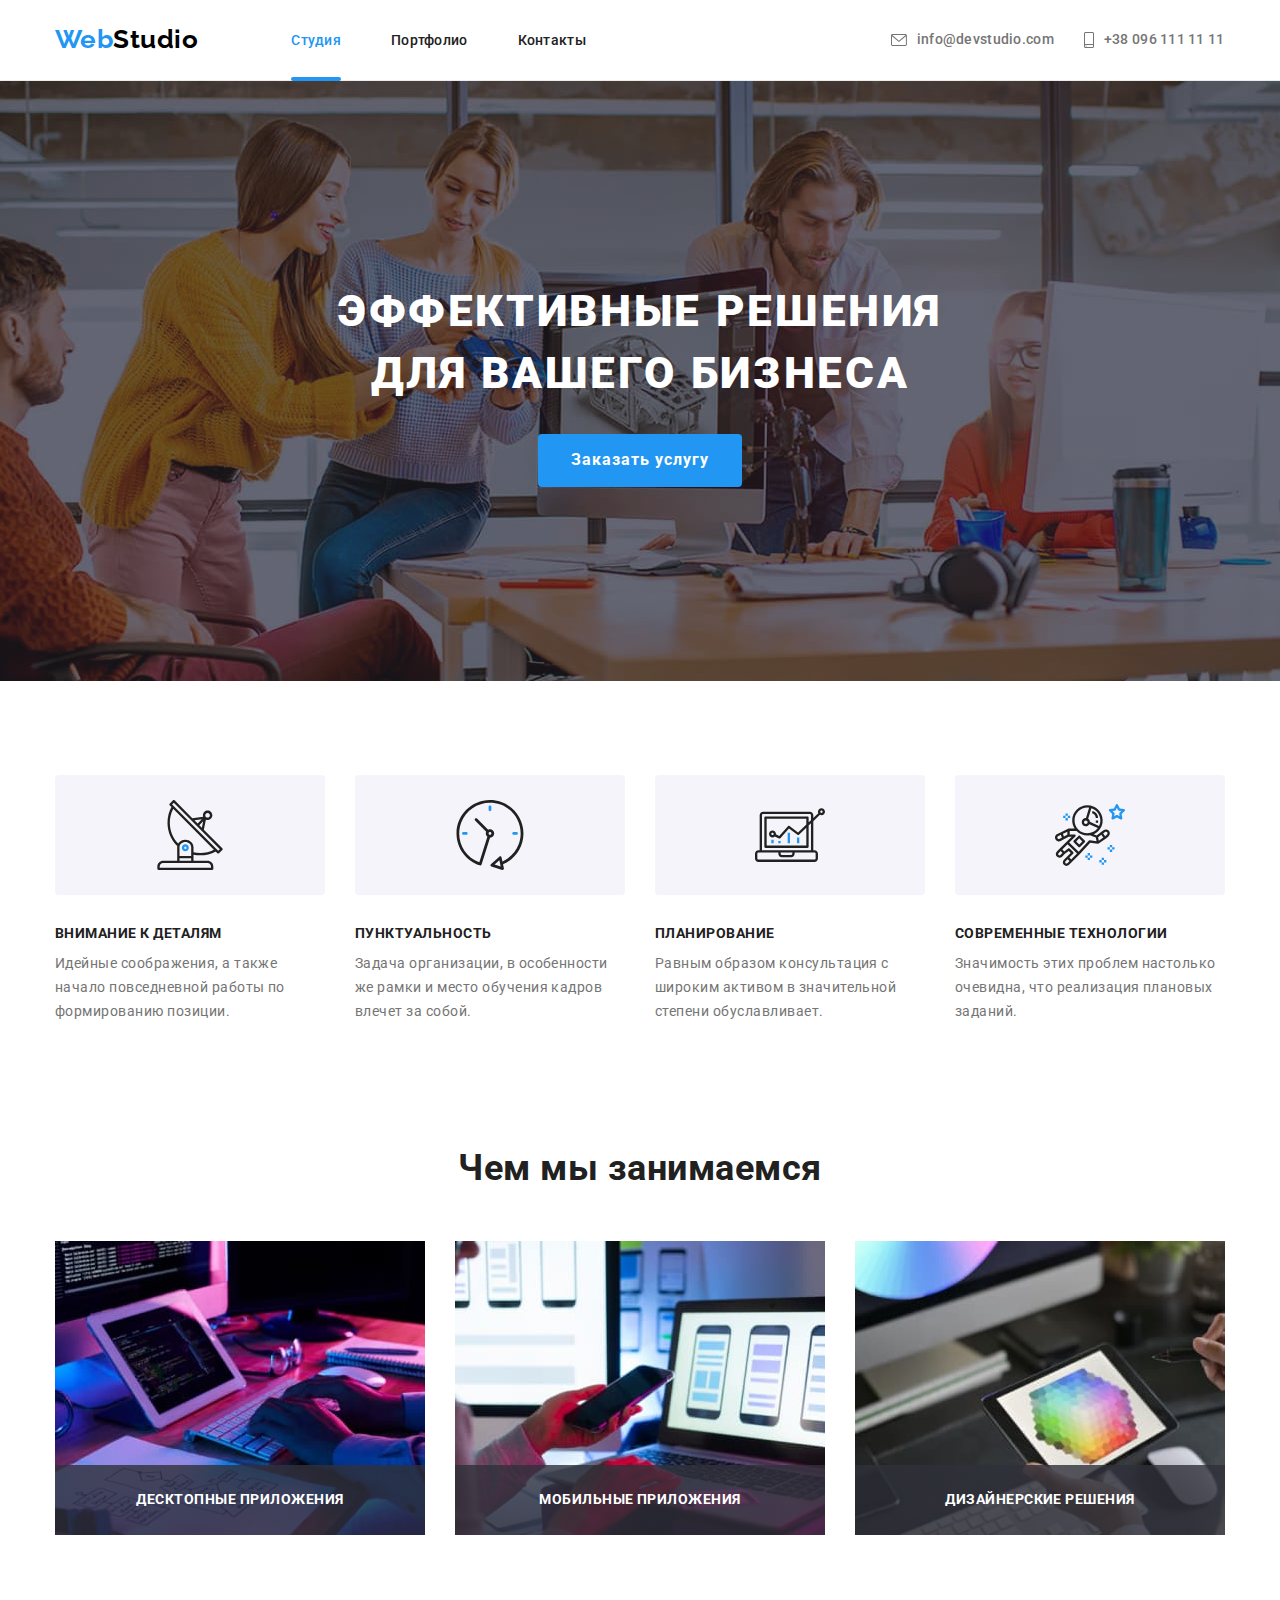
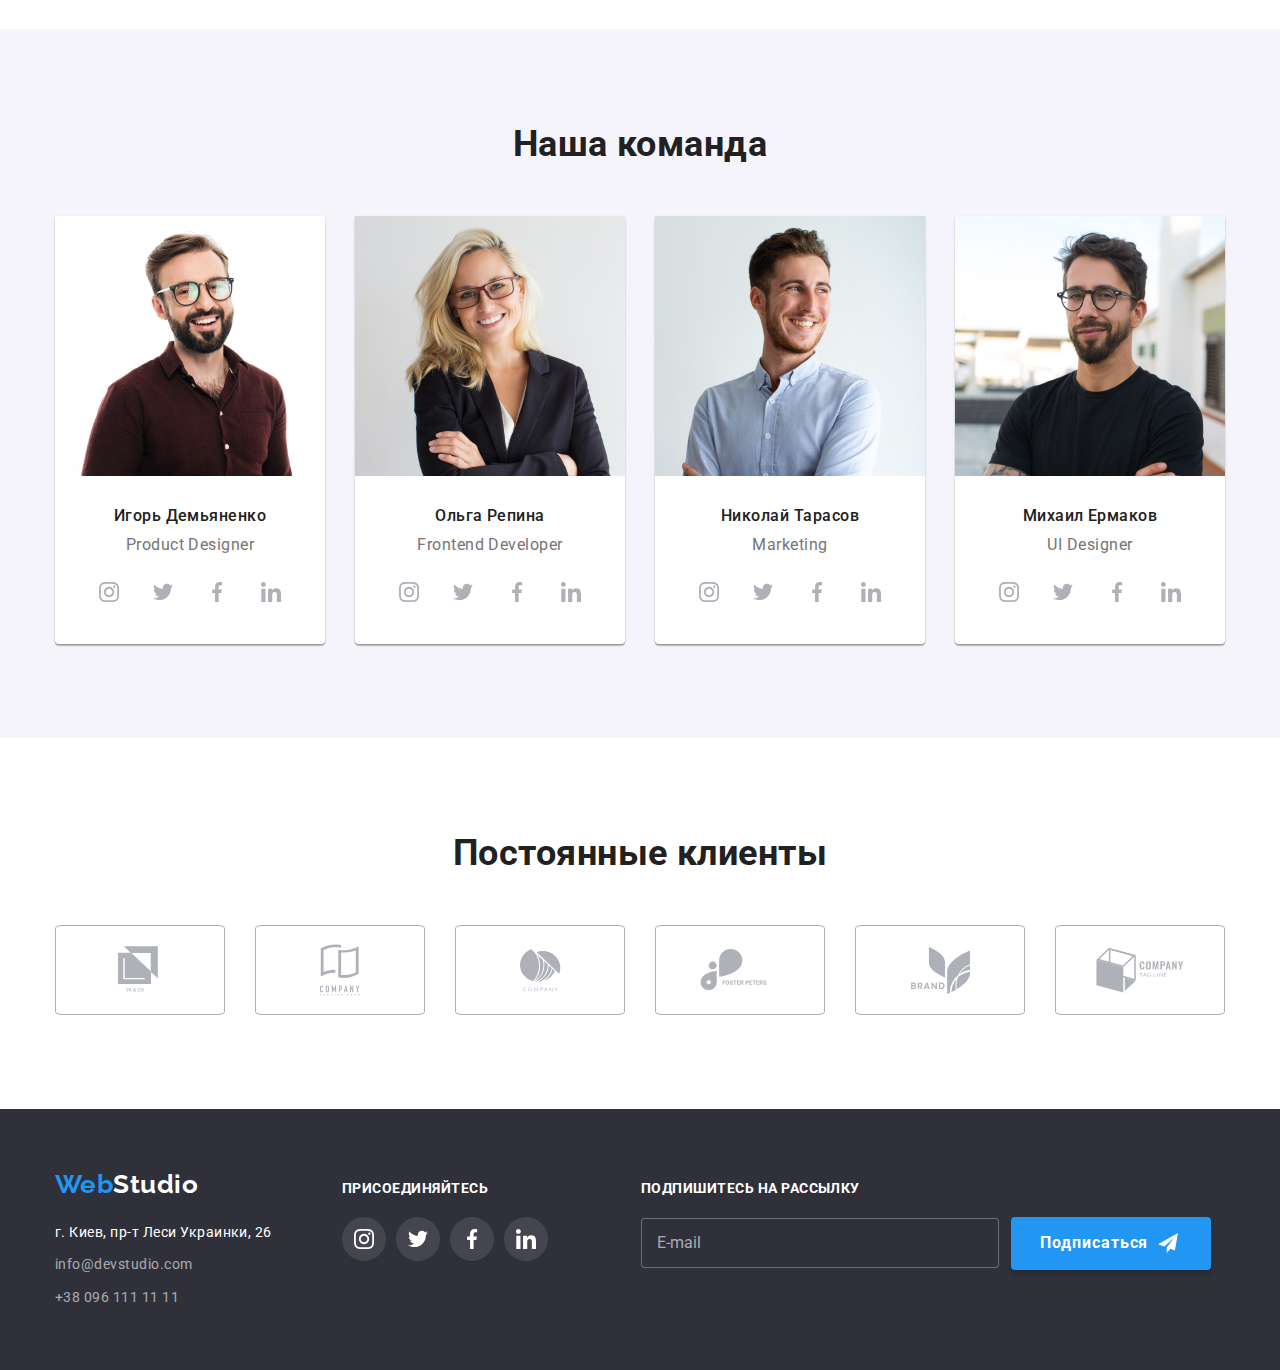
<file: index.html>
<!DOCTYPE html>
<html lang="ru">
    <head>
        <meta charset="UTF-8">
        <meta name="viewport" content="width=device-width, initial-scale=1.0">
        
        <link rel="preconnect" href="https://fonts.gstatic.com">
        <link href="https://fonts.googleapis.com/css2?family=Raleway:wght@700&family=Roboto:wght@400;500;700;900&display=swap"
            rel="stylesheet">

        
        <link rel="stylesheet" href="./css/main.min.css">
        
        <title>Студия</title>
    </head>
    <body>
        <!-- Шапка сайта -->
        <header class="page-header">
            <div class="container header-nav">
                <a href="./index.html" class="main-logo">
                    <span class="logo logo-header"><span class="logo-accent">Web</span>Studio</span>
                </a>

                <button type="button" class="menu-button " aria-controls="menu-container" aria-expanded="false" data-menu-button>
                    <svg aria-label="Переключатель мобильного меню" width="40px" height="40px">
                        <use class="icon-cross" href="./images/svg-sprite.svg#cross"></use>
                        <use class="icon-menu" href="./images/svg-sprite.svg#menu"></use>
                    </svg>
                </button>

                <div class="menu-container " id="menu-container" data-menu>
                    <nav class="main-nav">
                        <ul class="site-nav list">
                            <li class="item current"><a href="./index.html" class="link current">Студия</a></li>
                            <li class="item"><a href="./portfolio.html" class="link">Портфолио</a></li>
                            <li class="item"><a href="" class="link">Контакты</a></li>
                        </ul>
                    </nav>
                    
                    <ul class="auth-nav list">
                        <li class="item auth-thumb">
                            <a href="mailto:info@devstudio.com" class="link">
                                <svg class="envelope-icon" width="16" height="12">
                                    <use href="./images/svg-sprite.svg#envelope"></use>
                                </svg>
                                <span>info@devstudio.com</span>
                            </a>
                        </li>
                        <li class="item auth-thumb">
                            <a href="tel:+380961111111" class="link">
                                <svg class="smartphone-icon" width="10" height="16">
                                    <use href="./images/svg-sprite.svg#smartphone"></use>
                                </svg>
                                +38 096 111 11 11
                            </a>
                        </li>
                    </ul>
                </div>
            </div>
        </header>

        <main>
            <!-- Герой -->
            <section class="hero centered">
                <div class="container">
                    <h1 class="hero-title">Эффективные решения <br> для вашего бизнеса</h1>
                    <button type="button" class="button" data-modal-open>Заказать услугу</button>
                </div>
            </section>

            <!-- Модальное окно -->
            <div class="backdrop is-hidden" data-modal>
                <div class="modal">
                    <div class="close-icon-position">
                        <button type="button" class="button" data-modal-close>
                            <svg class="close-icon">
                                <use href="./images/svg-sprite.svg#close-x"></use>
                            </svg>
                        </button>
                    </div>
                    
                    <h2 class="form-title centered">Оставьте свои данные, мы вам перезвоним</h2>
                    
                    <form class="form">

                            <div class="form-field">
                                <label for="user-name" class="form-label">Имя</label>
                                <input class="form-input" type="text" name="user-name" id="user-name">
                                <svg class="person icon">
                                    <use href="./images/svg-sprite.svg#person"></use>
                                </svg>
                            </div>

                            <div class="form-field">
                                <label for="user-telephone" class="form-label">Телефон</label>
                                <input class="form-input" type="tel" name="user-telephone" id="user-telephone">
                                <svg class="phone icon">
                                    <use href="./images/svg-sprite.svg#phone"></use>
                                </svg>
                            </div>

                            <div class="form-field">
                                <label for="user-mail" class="form-label">Почта</label>
                                <input class="form-input" type="email" name="user-mail" id="user-mail">
                                <svg class="email icon">
                                    <use href="./images/svg-sprite.svg#email"></use>
                                </svg>
                            </div>

                            <div class="form-field">
                                <label for="comment" class="form-label">Комментарий</label>
                                <textarea class="form-input-comment" name="comment" rows="5" placeholder="Введите текст" id="comment"></textarea>
                            </div>

                            <div class="form-field checkbox centered">
                                <input class="form-checkbox" type="checkbox" name="confirmation-checkbox" id="checkbox">
                                <label class="form-label checkbox terms" for="checkbox">
                                    Соглашаюсь с рассылкой и принимаю
                                    <a href="" class="terms-link">Условия договора</a>
                                </label>
                            </div>

                        <button type="submit" class="button">Отправить</button>
                    </form>
                    
                </div>
            </div>

            <!-- Преимущества -->
            <section class="section features">
                <div class="container features">
                    <!-- <h2>Преимущества</h2> -->
                    <ul class="feature-list">
                        <li class="feature-item">
                            <div class="thumb">
                                <svg class="antenna">
                                    <use href="./images/svg-sprite.svg#antenna"></use>
                                </svg>
                            </div>
                            <h3 class="title">Внимание к деталям</h3>
                            <p class="specification">
                                Идейные соображения, а также начало повседневной работы по формированию позиции.
                            </p>
                        </li>
                        <li class="feature-item">
                            <div class="thumb">
                                <svg class="clock">
                                    <use href="./images/svg-sprite.svg#clock"></use>
                                </svg>
                            </div>
                            <h3 class="title">Пунктуальность</h3>
                            <p class="specification">
                                Задача организации, в особенности же рамки и место обучения кадров влечет за собой.
                            </p>
                        </li>
                        <li class="feature-item">
                            <div class="thumb">
                                <svg class="diagram">
                                    <use href="./images/svg-sprite.svg#diagram"></use>
                                </svg>
                            </div>
                            <h3 class="title">Планирование</h3>
                            <p class="specification">
                                Равным образом консультация с широким активом в значительной степени обуславливает.
                            </p>
                        </li>
                        <li class="feature-item">
                            <div class="thumb">
                                <svg class="astronaut">
                                    <use href="./images/svg-sprite.svg#astronaut"></use>
                                </svg>
                            </div>
                            <h3 class="title">Современные технологии</h3>
                            <p class="specification">
                                Значимость этих проблем настолько очевидна, что реализация плановых заданий.
                            </p>
                        </li>
                    </ul>
                </div>
            </section>

            <!-- Примеры работы -->
            <section class="section examples">
                <div class="container examples">
                    <h2 class="section-title centered">Чем мы занимаемся</h2>
                
                    <ul class="example-list">
                        <li class="example-item">
                            <img srcset="./images/examples/img1.jpg 1x, ./images/examples/img1@2x.jpg 2x" src="./images/examples/img1.jpg" alt="десктопные приложения" width="370" />
                            <div class="label">
                                <p class="label-text">Десктопные приложения</p>
                            </div>
                        </li>
                        <li class="example-item">
                            <img srcset="./images/examples/img2.jpg 1x, ./images/examples/img2@2x.jpg 2x" src="./images/examples/img2.jpg" alt="мобильные приложения" width="370" />
                            <div class="label">
                                <p class="label-text">Мобильные приложения</p>
                            </div>
                        </li>
                        <li class="example-item">
                            <img srcset="./images/examples/img3.jpg 1x, ./images/examples/img3@2x.jpg 2x" src="./images/examples/img3.jpg" alt="дизайнерские решения" width="370" />
                            <div class="label">
                                <p class="label-text">Дизайнерские решения</p>
                            </div>
                        </li>
                    </ul>
                </div>
            </section>

            <!-- Команда -->
            <section class="section crew">
                <div class="container crew">
                    <h2 class="section-title centered">Наша команда</h2>
                    <ul class="crew-list">
                        <li class="crew-card">
                            <picture>
                                <source srcset="
                                    ./images/crew/igor-desktop@1x.jpg 1x,
                                    ./images/crew/igor-desktop@2x.jpg 2x" media="(min-width:1200px)"
                                    type="image/jpg">
                            
                                <source srcset="
                                    ./images/crew/igor-tablet@1x.jpg 1x, 
                                    ./images/crew/igor-tablet@2x.jpg 2x" media="(min-width:768px)"
                                    type="image/jpg">
                            
                                <source srcset="
                                    ./images/crew/igor-mobile@1x.jpg 1x,
                                    ./images/crew/igor-mobile@2x.jpg 2x" media="(max-width:767px)"
                                    type="image/jpg">
                            
                                <img src="./images/crew/igor-mobile@1x.jpg" alt="Фото сотрудника">
                            </picture>
                            <div class="personal-info">
                                <h3 class="title centered">Игорь Демьяненко</h3>
                                <p class="position centered">Product Designer</p>
                                <ul class="crew-social-links">
                                    <li class="crew-social-links item">
                                        <a href="" class="link-icon">
                                                <svg class="icon">
                                                    <use href="./images/svg-sprite.svg#instagram"></use>
                                                </svg>
                                        </a>
                                    </li>
                                    <li class="crew-social-links item">
                                        <a href="" class="link-icon">
                                                <svg class="icon">
                                                    <use href="./images/svg-sprite.svg#twitter"></use>
                                                </svg>
                                        </a>
                                    </li>
                                    <li class="crew-social-links item">
                                        <a href="" class="link-icon">
                                                <svg class="icon">
                                                    <use href="./images/svg-sprite.svg#facebook"></use>
                                                </svg>
                                        </a>
                                    </li>
                                    <li class="crew-social-links item">
                                        <a href="" class="link-icon">
                                                <svg class="icon">
                                                    <use href="./images/svg-sprite.svg#linkedin"></use>
                                                </svg>
                                        </a>
                                    </li>
                                </ul>
                            </div>
                        </li>
                        <li class="crew-card">
                            <picture>
                                <source srcset="
                                    ./images/crew/olga-desktop@1x.jpg 1x,
                                    ./images/crew/olga-desktop@2x.jpg 2x" media="(min-width:1200px)"
                                    type="image/jpg">
                            
                                <source srcset="
                                    ./images/crew/olga-tablet@1x.jpg 1x, 
                                    ./images/crew/olga-tablet@2x.jpg 2x" media="(min-width:768px)"
                                    type="image/jpg">
                            
                                <source srcset="
                                    ./images/crew/olga-mobile@1x.jpg 1x,
                                    ./images/crew/olga-mobile@2x.jpg 2x" media="(max-width:767px)"
                                    type="image/jpg">
                            
                                <img src="./images/crew/olga-mobile@1x.jpg" alt="Фото сотрудника">
                            </picture>
                            <div class="personal-info">
                                <h3 class="title centered">Ольга Репина</h3>
                                <p class="position centered">Frontend Developer</p>
                                <ul class="crew-social-links">
                                    <li class="crew-social-links item">
                                        <a href="" class="link-icon">
                                                <svg class="icon">
                                                    <use href="./images/svg-sprite.svg#instagram"></use>
                                                </svg>
                                        </a>
                                    </li>
                                    <li class="crew-social-links item">
                                        <a href="" class="link-icon">
                                                <svg class="icon">
                                                    <use href="./images/svg-sprite.svg#twitter"></use>
                                                </svg>
                                        </a>
                                    </li>
                                    <li class="crew-social-links item">
                                        <a href="" class="link-icon">
                                                <svg class="icon">
                                                    <use href="./images/svg-sprite.svg#facebook"></use>
                                                </svg>
                                        </a>
                                    </li>
                                    <li class="crew-social-links item">
                                        <a href="" class="link-icon">
                                                <svg class="icon">
                                                    <use href="./images/svg-sprite.svg#linkedin"></use>
                                                </svg>
                                        </a>
                                    </li>
                                </ul>
                            </div>
                        </li>
                        <li class="crew-card">
                            <picture>
                                <source srcset="
                                    ./images/crew/nikolay-desktop@1x.jpg 1x,
                                    ./images/crew/nikolay-desktop@2x.jpg 2x" media="(min-width:1200px)"
                                    type="image/jpg">
                            
                                <source srcset="
                                    ./images/crew/nikolay-tablet@1x.jpg 1x, 
                                    ./images/crew/nikolay-tablet@2x.jpg 2x" media="(min-width:768px)"
                                    type="image/jpg">
                            
                                <source srcset="
                                    ./images/crew/nikolay-mobile@1x.jpg 1x,
                                    ./images/crew/nikolay-mobile@2x.jpg 2x" media="(max-width:767px)"
                                    type="image/jpg">
                            
                                <img src="./images/crew/nikolay-mobile@1x.jpg" alt="Фото сотрудника">
                            </picture>
                            <div class="personal-info">
                                <h3 class="title centered">Николай Тарасов</h3>
                                <p class="position centered">Marketing</p>
                                <ul class="crew-social-links">
                                    <li class="crew-social-links item">
                                        <a href="" class="link-icon">
                                                <svg class="icon">
                                                    <use href="./images/svg-sprite.svg#instagram"></use>
                                                </svg>
                                        </a>
                                    </li>
                                    <li class="crew-social-links item">
                                        <a href="" class="link-icon">
                                                <svg class="icon">
                                                    <use href="./images/svg-sprite.svg#twitter"></use>
                                                </svg>
                                        </a>
                                    </li>
                                    <li class="crew-social-links item">
                                        <a href="" class="link-icon">
                                                <svg class="icon">
                                                    <use href="./images/svg-sprite.svg#facebook"></use>
                                                </svg>
                                        </a>
                                    </li>
                                    <li class="crew-social-links item">
                                        <a href="" class="link-icon">
                                                <svg class="icon">
                                                    <use href="./images/svg-sprite.svg#linkedin"></use>
                                                </svg>
                                        </a>
                                    </li>
                                </ul>
                            </div>
                        </li>
                        <li class="crew-card">
                            <picture>
                                <source srcset="
                                    ./images/crew/mikhail-desktop@1x.jpg 1x,
                                    ./images/crew/mikhail-desktop@2x.jpg 2x" media="(min-width:1200px)"
                                    type="image/jpg">
                            
                                <source srcset="
                                    ./images/crew/mikhail-tablet@1x.jpg 1x, 
                                    ./images/crew/mikhail-tablet@2x.jpg 2x" media="(min-width:768px)"
                                    type="image/jpg">
                            
                                <source srcset="
                                    ./images/crew/mikhail-mobile@1x.jpg 1x,
                                    ./images/crew/mikhail-mobile@2x.jpg 2x" media="(max-width:767px)"
                                    type="image/jpg">
                            
                                <img src="./images/crew/mikhail-mobile@1x.jpg" alt="Фото сотрудника">
                            </picture>
                            <div class="personal-info">
                                <h3 class="title centered">Михаил Ермаков</h3>
                                <p class="position centered">UI Designer</p>
                                <ul class="crew-social-links">
                                    <li class="crew-social-links item">
                                        <a href="" class="link-icon">
                                                <svg class="icon">
                                                    <use href="./images/svg-sprite.svg#instagram"></use>
                                                </svg>
                                        </a>
                                    </li>
                                    <li class="crew-social-links item">
                                        <a href="" class="link-icon">
                                                <svg class="icon">
                                                    <use href="./images/svg-sprite.svg#twitter"></use>
                                                </svg>
                                        </a>
                                    </li>
                                    <li class="crew-social-links item">
                                        <a href="" class="link-icon">
                                                <svg class="icon">
                                                    <use href="./images/svg-sprite.svg#facebook"></use>
                                                </svg>
                                        </a>
                                    </li>
                                    <li class="crew-social-links item">
                                        <a href="" class="link-icon">
                                                <svg class="icon">
                                                    <use href="./images/svg-sprite.svg#linkedin"></use>
                                                </svg>
                                        </a>
                                    </li>
                                </ul>
                            </div>
                        </li>
                    </ul>
                </div>
            </section>

            <!-- Клиенты -->
            <section class="section clients">
                <div class="container clients">
                    <h2 class="section-title centered">Постоянные клиенты</h2>
                    <ul class="clients-list">
                        <li class="clients-item">
                            <a href="" class="client-logo">
                                    <svg class="logo-icon" width="44" height="49">
                                        <use href="./images/svg-sprite.svg#logo-1"></use>
                                    </svg>
                            </a>
                        </li>
                        <li class="clients-item">
                            <a href="" class="client-logo">
                                    <svg class="logo-icon" width="40" height="52">
                                        <use href="./images/svg-sprite.svg#logo-2"></use>
                                    </svg>
                            </a>
                        </li>
                        <li class="clients-item">
                            <a href="" class="client-logo">
                                    <svg class="logo-icon" width="41" height="43">
                                        <use href="./images/svg-sprite.svg#logo-3"></use>
                                    </svg>
                            </a>
                        </li>
                        <li class="clients-item">
                            <a href="" class="client-logo">
                                    <svg class="logo-icon" width="80" height="42">
                                        <use href="./images/svg-sprite.svg#logo-4"></use>
                                    </svg>
                            </a>
                        </li>
                        <li class="clients-item">
                            <a href="" class="client-logo">
                                    <svg class="logo-icon" width="59" height="47">
                                        <use href="./images/svg-sprite.svg#logo-5"></use>
                                    </svg>
                            </a>
                        </li>
                        <li class="clients-item">
                            <a href="" class="client-logo">
                                    <svg class="logo-icon" width="88" height="45">
                                        <use href="./images/svg-sprite.svg#logo-6"></use>
                                    </svg>
                            </a>
                        </li>
                    </ul>
                </div>
            </section>


        </main>

        <!-- Футер -->
        <footer class="footer">
        <div class="container footer-content">
            <div class="logo-adress-part">
                <a href="./index.html" class="secondary-logo">
                    <span class="logo logo-footer"><span class="logo-accent">Web</span>Studio</span>
                </a>

                <address>
                    <ul class="secondary-nav">
                        <li class="secondary-nav-item"> 
                            <a href="" class="actual-adress">г. Киев, пр-т Леси Украинки, 26</a>
                        </li>
                        <li class="secondary-nav-item">
                            <a href="mailto:info@devstudio.com" class="email">info@devstudio.com</a>
                        </li>
                        <li class="secondary-nav-item">
                            <a href="tel:+380961111111" class="telephone">+38 096 111 11 11</a>
                        </li>
                    </ul>
                </address>
            </div>

            <div class="footer-links">
                <p class="text">присоединяйтесь</p>

                <ul class="footer-social-links">
                    <li class="footer-social-links item">
                        <a href="" class="footer-link-icon">
                                <svg class="icon">
                                    <use href="./images/svg-sprite.svg#instagram"></use>
                                </svg>
                        </a>
                    </li>
                    <li class="footer-social-links item">
                        <a href="" class="footer-link-icon">
                                <svg class="icon">
                                    <use href="./images/svg-sprite.svg#twitter"></use>
                                </svg>
                        </a>
                    </li>
                    <li class="footer-social-links item">
                        <a href="" class="footer-link-icon">
                                <svg class="icon">
                                    <use href="./images/svg-sprite.svg#facebook"></use>
                                </svg>
                        </a>
                    </li>
                    <li class="footer-social-links item">
                        <a href="" class="footer-link-icon">
                                <svg class="icon">
                                    <use href="./images/svg-sprite.svg#linkedin"></use>
                                </svg>
                        </a>
                    </li>
                </ul>
            </div>

            <div class="subscribe-form">
                <p class="text">подпишитесь на рассылку</p>
                <form class="subscription">
                    
                    <input type="email" name="email" placeholder="E-mail" />
                    
                    <button type="submit" class="button">
                        Подписаться
                        <svg class="icon-send icon">
                            <use href="./images/svg-sprite.svg#icon-send"></use>
                        </svg>
                    </button>
                </form>
            </div>

        </div>
        </footer>

        <script src="./js/menu.js"></script>
        <script src="./js/modal.js"></script>
    </body>
</html>
</file>
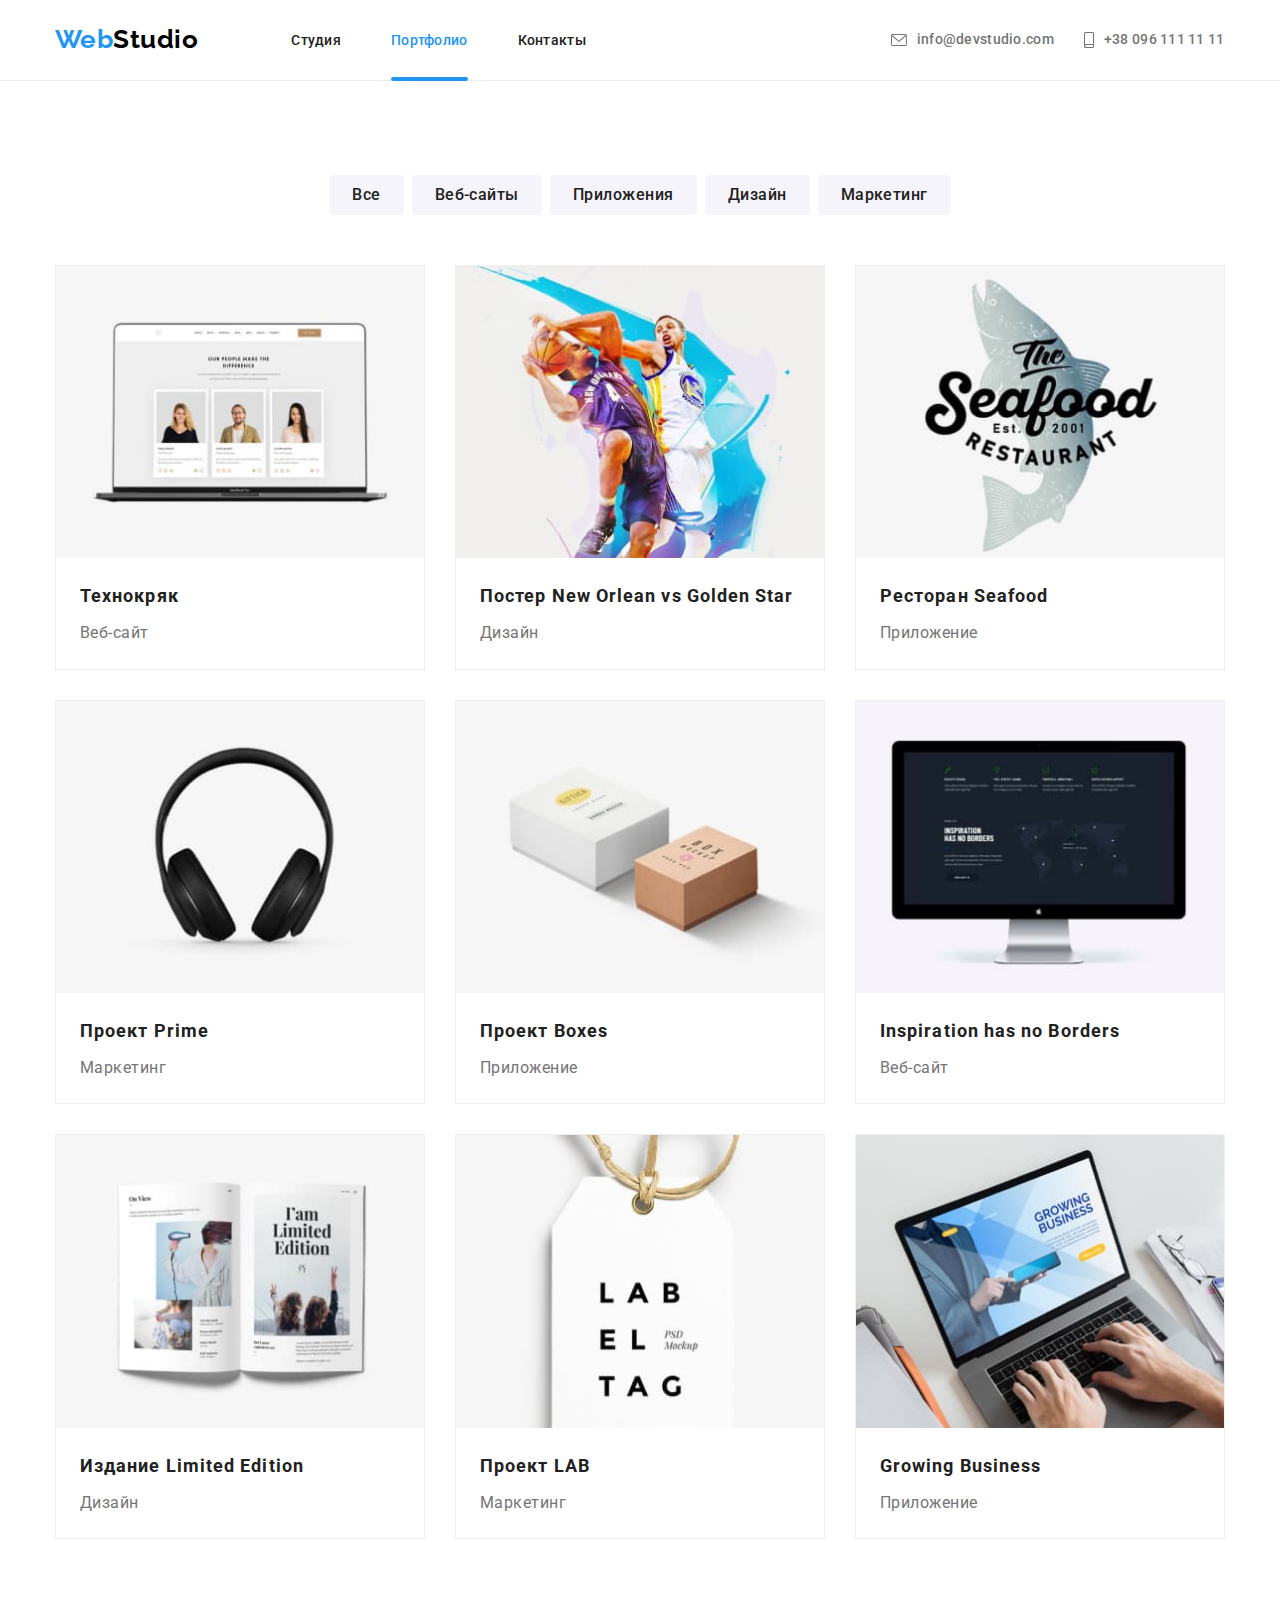
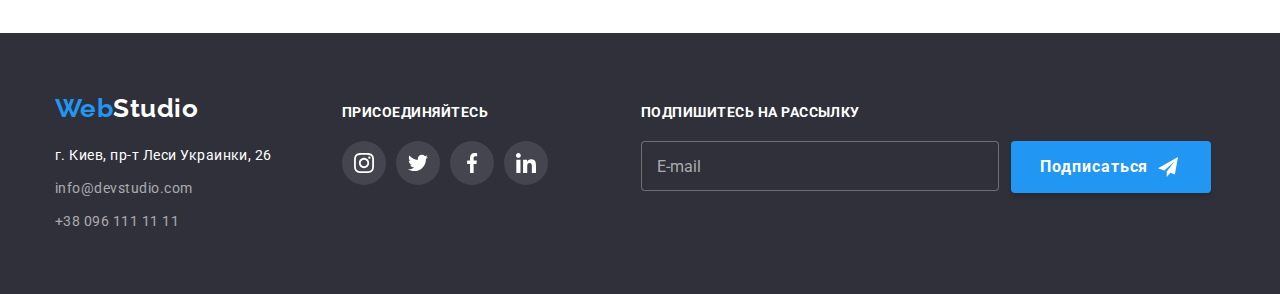
<file: portfolio.html>
<!DOCTYPE html>
<html lang="ru">
    <head>
        <meta charset="UTF-8">
        <meta name="viewport" content="width=device-width, initial-scale=1.0">
        
        <link rel="preconnect" href="https://fonts.gstatic.com">
        <link href="https://fonts.googleapis.com/css2?family=Raleway:wght@700&family=Roboto:wght@400;500;700;900&display=swap"
            rel="stylesheet">
        
        
        <link rel="stylesheet" href="./css/main.min.css">
        
        <title>Портфолио</title>
    </head>
    <body>
        <!-- Шапка сайта -->
        <header class="page-header">
            <div class="container header-nav">
                <a href="./index.html" class="main-logo">
                    <span class="logo logo-header"><span class="logo-accent">Web</span>Studio</span>
                </a>
        
                <button type="button" class="menu-button " aria-controls="menu-container" aria-expanded="false"
                    data-menu-button>
                    <svg aria-label="Переключатель мобильного меню" width="40px" height="40px">
                        <use class="icon-cross" href="./images/svg-sprite.svg#cross"></use>
                        <use class="icon-menu" href="./images/svg-sprite.svg#menu"></use>
                    </svg>
                </button>
        
                <div class="menu-container " id="menu-container" data-menu>
                    <nav class="main-nav">
                        <ul class="site-nav list">
                            <li class="item"><a href="./index.html" class="link">Студия</a></li>
                            <li class="item current"><a href="./portfolio.html" class="link current">Портфолио</a></li>
                            <li class="item"><a href="" class="link">Контакты</a></li>
                        </ul>
                    </nav>
        
                    <ul class="auth-nav list">
                        <li class="item auth-thumb">
                            <a href="mailto:info@devstudio.com" class="link">
                                <svg class="envelope-icon" width="16" height="12">
                                    <use href="./images/svg-sprite.svg#envelope"></use>
                                </svg>
                                <span>info@devstudio.com</span>
                            </a>
                        </li>
                        <li class="item auth-thumb">
                            <a href="tel:+380961111111" class="link">
                                <svg class="smartphone-icon" width="10" height="16">
                                    <use href="./images/svg-sprite.svg#smartphone"></use>
                                </svg>
                                +38 096 111 11 11
                            </a>
                        </li>
                    </ul>
                </div>
            </div>
        </header>

        <main>

            <!-- <h1>Портфолио</h1> -->
            <section>
                <div class="container selectors">
                    <!-- Фильтры -->
                    <ul class="selector">
                        <li class="selector-type">
                            <button type="button" class="button">Все</button>
                        </li>
                        <li class="selector-type">
                            <button type="button" class="button">Веб-сайты</button>
                        </li>
                        <li class="selector-type">
                            <button type="button" class="button">Приложения</button>
                        </li>
                        <li class="selector-type">
                            <button type="button" class="button">Дизайн</button>
                        </li>
                        <li class="selector-type">
                            <button type="button" class="button">Маркетинг</button>
                        </li>
                    </ul>

                    <!-- Проекты -->
                    <ul class="project">
                        <li class="project-item">
                            <a href="./portfolio.html" class="project-item-link">
                                <div class="project-item-thumb">
                                    <picture>
                                        <source srcset="
                                            ./images/project/desktop/project1@1x.jpg 1x,
                                            ./images/project/desktop/project1@2x.jpg 2x" media="(min-width:1200px)"
                                            type="image/jpg">
                                    
                                        <source srcset="
                                            ./images/project/tablet/project1@1x.jpg 1x,
                                            ./images/project/tablet/project1@2x.jpg 2x" media="(min-width:768px)"
                                            type="image/jpg">
                                    
                                        <source srcset="
                                            ./images/project/mobile/project1@1x.jpg 1x,
                                            ./images/project/mobile/project1@2x.jpg 2x" media="(max-width:767px)"
                                            type="image/jpg">
                                    
                                        <img src="./images/project/desktop/project1@1x.jpg" alt="Веб-сайт Технокряк">
                                    </picture>
                                    <div class="project-item-overlay">
                                        <p class="overlay-text">Технокряк это современная площадка распространения коронавируса. Компании используют эту платформу для цифрового
                                        шпионажа и атак на защищённые сервера конкурентов.</p>
                                    </div>
                                </div>

                                <div class="group">
                                    <h2 class="title">Технокряк</h2>
                                    <p class="type">Веб-сайт</p>
                                </div>
                            </a>
                        </li>
                        <li class="project-item">
                            <a href="./portfolio.html" class="project-item-link">
                                <div class="project-item-thumb">
                                    <picture>
                                        <source srcset="
                                            ./images/project/desktop/project2@1x.jpg 1x,
                                            ./images/project/desktop/project2@2x.jpg 2x" media="(min-width:1200px)"
                                            type="image/jpg">
                                    
                                        <source srcset="
                                            ./images/project/tablet/project2@1x.jpg 1x,
                                            ./images/project/tablet/project2@2x.jpg 2x" media="(min-width:768px)"
                                            type="image/jpg">
                                    
                                        <source srcset="
                                            ./images/project/mobile/project2@1x.jpg 1x,
                                            ./images/project/mobile/project2@2x.jpg 2x" media="(max-width:767px)"
                                            type="image/jpg">
                                    
                                        <img src="./images/project/desktop/project2@1x.jpg" alt="Дизайн постера New Orlean vs Golden Star">
                                    </picture>
                                    <div class="project-item-overlay">
                                        <p class="overlay-text">Технокряк это современная площадка распространения коронавируса. Компании используют эту
                                            платформу для цифрового
                                            шпионажа и атак на защищённые сервера конкурентов.</p>
                                    </div>
                                </div>

                                <div class="group">
                                    <h2 class="title">Постер New Orlean vs Golden Star</h2>
                                    <p class="type">Дизайн</p>
                                </div>
                            </a>
                        </li>
                        <li class="project-item">
                            <a href="./portfolio.html" class="project-item-link">
                                <div class="project-item-thumb">
                                    <picture>
                                        <source srcset="
                                            ./images/project/desktop/project3@1x.jpg 1x,
                                            ./images/project/desktop/project3@2x.jpg 2x" media="(min-width:1200px)"
                                            type="image/jpg">
                                    
                                        <source srcset="
                                            ./images/project/tablet/project3@1x.jpg 1x,
                                            ./images/project/tablet/project3@2x.jpg 2x" media="(min-width:768px)"
                                            type="image/jpg">
                                    
                                        <source srcset="
                                            ./images/project/mobile/project3@1x.jpg 1x,
                                            ./images/project/mobile/project3@2x.jpg 2x" media="(max-width:767px)"
                                            type="image/jpg">
                                    
                                        <img src="./images/project/desktop/project3@1x.jpg" alt="Лого из приложения ресторана Seafood">
                                    </picture>
                                    <div class="project-item-overlay">
                                        <p class="overlay-text">Технокряк это современная площадка распространения коронавируса. Компании используют эту
                                            платформу для цифрового
                                            шпионажа и атак на защищённые сервера конкурентов.</p>
                                    </div>
                                </div>

                                <div class="group">
                                    <h2 class="title">Ресторан Seafood</h2>
                                    <p class="type">Приложение</p>
                                </div>
                            </a>
                        </li>
                        <li class="project-item">
                            <a href="./portfolio.html" class="project-item-link">
                                <div class="project-item-thumb">
                                    <picture>
                                        <source srcset="
                                            ./images/project/desktop/project4@1x.jpg 1x,
                                            ./images/project/desktop/project4@2x.jpg 2x" media="(min-width:1200px)"
                                            type="image/jpg">
                                    
                                        <source srcset="
                                            ./images/project/tablet/project4@1x.jpg 1x,
                                            ./images/project/tablet/project4@2x.jpg 2x" media="(min-width:768px)"
                                            type="image/jpg">
                                    
                                        <source srcset="
                                            ./images/project/mobile/project4@1x.jpg 1x,
                                            ./images/project/mobile/project4@2x.jpg 2x" media="(max-width:767px)"
                                            type="image/jpg">
                                    
                                        <img src="./images/project/desktop/project4@1x.jpg" alt="Лого проекта Prime">
                                    </picture>
                                    <div class="project-item-overlay">
                                        <p class="overlay-text">Технокряк это современная площадка распространения коронавируса. Компании используют эту
                                            платформу для цифрового
                                            шпионажа и атак на защищённые сервера конкурентов.</p>
                                    </div>
                                </div>

                                <div class="group">
                                    <h2 class="title">Проект Prime</h2>
                                    <p class="type">Маркетинг</p>
                                </div>
                            </a>
                        </li>
                        <li class="project-item">
                            <a href="./portfolio.html" class="project-item-link">
                                <div class="project-item-thumb">
                                    <picture>
                                        <source srcset="
                                            ./images/project/desktop/project5@1x.jpg 1x,
                                            ./images/project/desktop/project5@2x.jpg 2x" media="(min-width:1200px)"
                                            type="image/jpg">
                                    
                                        <source srcset="
                                            ./images/project/tablet/project5@1x.jpg 1x,
                                            ./images/project/tablet/project5@2x.jpg 2x" media="(min-width:768px)"
                                            type="image/jpg">
                                    
                                        <source srcset="
                                            ./images/project/mobile/project5@1x.jpg 1x,
                                            ./images/project/mobile/project5@2x.jpg 2x" media="(max-width:767px)"
                                            type="image/jpg">
                                    
                                        <img src="./images/project/desktop/project5@1x.jpg" alt="Лого приложения проекта Boxes">
                                    </picture>
                                    <div class="project-item-overlay">
                                        <p class="overlay-text">Технокряк это современная площадка распространения коронавируса. Компании используют эту
                                            платформу для цифрового
                                            шпионажа и атак на защищённые сервера конкурентов.</p>
                                    </div>
                                </div>

                                <div class="group">
                                    <h2 class="title">Проект Boxes</h2>
                                    <p class="type">Приложение</p>
                                </div>
                            </a>
                        </li>
                        <li class="project-item">
                            <a href="./portfolio.html" class="project-item-link">
                                <div class="project-item-thumb">
                                    <picture>
                                        <source srcset="
                                            ./images/project/desktop/project6@1x.jpg 1x,
                                            ./images/project/desktop/project6@2x.jpg 2x" media="(min-width:1200px)"
                                            type="image/jpg">
                                    
                                        <source srcset="
                                            ./images/project/tablet/project6@1x.jpg 1x,
                                            ./images/project/tablet/project6@2x.jpg 2x" media="(min-width:768px)"
                                            type="image/jpg">
                                    
                                        <source srcset="
                                            ./images/project/mobile/project6@1x.jpg 1x,
                                            ./images/project/mobile/project6@2x.jpg 2x" media="(max-width:767px)"
                                            type="image/jpg">
                                    
                                        <img src="./images/project/desktop/project6@1x.jpg" alt="Веб-сайт Inspiration has no Borders">
                                    </picture>
                                    <div class="project-item-overlay">
                                        <p class="overlay-text">Технокряк это современная площадка распространения коронавируса. Компании используют эту
                                            платформу для цифрового
                                            шпионажа и атак на защищённые сервера конкурентов.</p>
                                    </div>
                                </div>

                                <div class="group">
                                    <h2 class="title">Inspiration has no Borders</h2>
                                    <p class="type">Веб-сайт</p>
                                </div>
                            </a>
                        </li>
                        <li class="project-item">
                            <a href="./portfolio.html" class="project-item-link">
                                <div class="project-item-thumb">
                                    <picture>
                                        <source srcset="
                                            ./images/project/desktop/project7@1x.jpg 1x,
                                            ./images/project/desktop/project7@2x.jpg 2x" media="(min-width:1200px)"
                                            type="image/jpg">
                                    
                                        <source srcset="
                                            ./images/project/tablet/project7@1x.jpg 1x,
                                            ./images/project/tablet/project7@2x.jpg 2x" media="(min-width:768px)"
                                            type="image/jpg">
                                    
                                        <source srcset="
                                            ./images/project/mobile/project7@1x.jpg 1x,
                                            ./images/project/mobile/project7@2x.jpg 2x" media="(max-width:767px)"
                                            type="image/jpg">
                                    
                                        <img src="./images/project/desktop/project7@1x.jpg" alt="Дизайн издания Limited Edition">
                                    </picture>
                                    <div class="project-item-overlay">
                                        <p class="overlay-text">Технокряк это современная площадка распространения коронавируса. Компании используют эту
                                            платформу для цифрового
                                            шпионажа и атак на защищённые сервера конкурентов.</p>
                                    </div>
                                </div>

                                <div class="group">
                                    <h2 class="title">Издание Limited Edition</h2>
                                    <p class="type">Дизайн</p>
                                </div>
                            </a>
                        </li>
                        <li class="project-item">
                            <a href="./portfolio.html" class="project-item-link">
                                <div class="project-item-thumb">
                                    <picture>
                                        <source srcset="
                                            ./images/project/desktop/project8@1x.jpg 1x,
                                            ./images/project/desktop/project8@2x.jpg 2x" media="(min-width:1200px)"
                                            type="image/jpg">
                                    
                                        <source srcset="
                                            ./images/project/tablet/project8@1x.jpg 1x,
                                            ./images/project/tablet/project8@2x.jpg 2x" media="(min-width:768px)"
                                            type="image/jpg">
                                    
                                        <source srcset="
                                            ./images/project/mobile/project8@1x.jpg 1x,
                                            ./images/project/mobile/project8@2x.jpg 2x" media="(max-width:767px)"
                                            type="image/jpg">
                                    
                                        <img src="./images/project/desktop/project8@1x.jpg" alt="Лого проекта LAB">
                                    </picture>
                                    <div class="project-item-overlay">
                                        <p class="overlay-text">Технокряк это современная площадка распространения коронавируса. Компании используют эту
                                            платформу для цифрового
                                            шпионажа и атак на защищённые сервера конкурентов.</p>
                                    </div>
                                </div>

                                <div class="group">
                                    <h2 class="title">Проект LAB</h2>
                                    <p class="type">Маркетинг</p>
                                </div>
                            </a>
                        </li>
                        <li class="project-item">
                            <a href="./portfolio.html" class="project-item-link">
                                <div class="project-item-thumb">
                                    <picture>
                                        <source srcset="
                                            ./images/project/desktop/project9@1x.jpg 1x,
                                            ./images/project/desktop/project9@2x.jpg 2x" media="(min-width:1200px)"
                                            type="image/jpg">
                                    
                                        <source srcset="
                                            ./images/project/tablet/project9@1x.jpg 1x,
                                            ./images/project/tablet/project9@2x.jpg 2x" media="(min-width:768px)"
                                            type="image/jpg">
                                    
                                        <source srcset="
                                            ./images/project/mobile/project9@1x.jpg 1x,
                                            ./images/project/mobile/project9@2x.jpg 2x" media="(max-width:767px)"
                                            type="image/jpg">
                                    
                                        <img src="./images/project/desktop/project9@1x.jpg" alt="Дизайн приложения Growing Business">
                                    </picture>
                                    <div class="project-item-overlay">
                                        <p class="overlay-text">Технокряк это современная площадка распространения коронавируса. Компании используют эту
                                            платформу для цифрового
                                            шпионажа и атак на защищённые сервера конкурентов.</p>
                                    </div>
                                </div>

                                <div class="group">
                                    <h2 class="title">Growing Business</h2>
                                    <p class="type">Приложение</p>
                                </div>
                            </a>
                        </li>
                    </ul>
                </div>
            </section>
        </main>

        <!-- Футер -->
        <footer class="footer">
            <div class="container footer-content">
                <div class="logo-adress-part">
                    <a href="./index.html" class="secondary-logo">
                        <span class="logo logo-footer"><span class="logo-accent">Web</span>Studio</span>
                    </a>
        
                    <address>
                        <ul class="secondary-nav">
                            <li class="secondary-nav-item">
                                <a href="" class="actual-adress">г. Киев, пр-т Леси Украинки, 26</a>
                            </li>
                            <li class="secondary-nav-item">
                                <a href="mailto:info@devstudio.com" class="email">info@devstudio.com</a>
                            </li>
                            <li class="secondary-nav-item">
                                <a href="tel:+380961111111" class="telephone">+38 096 111 11 11</a>
                            </li>
                        </ul>
                    </address>
                </div>
        
                <div class="footer-links">
                    <p class="text">присоединяйтесь</p>
                
                    <ul class="footer-social-links">
                        <li class="footer-social-links item">
                            <a href="" class="footer-link-icon">
                                <svg class="icon">
                                    <use href="./images/svg-sprite.svg#instagram"></use>
                                </svg>
                            </a>
                        </li>
                        <li class="footer-social-links item">
                            <a href="" class="footer-link-icon">
                                <svg class="icon">
                                    <use href="./images/svg-sprite.svg#twitter"></use>
                                </svg>
                            </a>
                        </li>
                        <li class="footer-social-links item">
                            <a href="" class="footer-link-icon">
                                <svg class="icon">
                                    <use href="./images/svg-sprite.svg#facebook"></use>
                                </svg>
                            </a>
                        </li>
                        <li class="footer-social-links item">
                            <a href="" class="footer-link-icon">
                                <svg class="icon">
                                    <use href="./images/svg-sprite.svg#linkedin"></use>
                                </svg>
                            </a>
                        </li>
                    </ul>
                </div>

                <div class="subscribe-form">
                    <p class="text">подпишитесь на рассылку</p>
                    <form class="subscription">
                
                        <input type="email" name="email" placeholder="E-mail" />
                
                        <button type="submit" class="button">
                            Подписаться
                            <svg class="icon-send icon">
                                <use href="./images/svg-sprite.svg#icon-send"></use>
                            </svg>
                        </button>
                    </form>
                </div>

            </div>
        </footer>

        <script src="./js/menu.js"></script>
    </body> 
</html>
</file>
<file: css/main.min.css>
/*! modern-normalize v1.0.0 | MIT License | https://github.com/sindresorhus/modern-normalize */*,*::before,*::after{-webkit-box-sizing:border-box;box-sizing:border-box}:root{-moz-tab-size:4;-o-tab-size:4;tab-size:4}html{line-height:1.15;-webkit-text-size-adjust:100%}body{margin:0}body{font-family:system-ui,-apple-system,"Segoe UI",Roboto,Helvetica,Arial,sans-serif,"Apple Color Emoji","Segoe UI Emoji"}hr{height:0;color:inherit}abbr[title]{-webkit-text-decoration:underline dotted;text-decoration:underline dotted}b,strong{font-weight:bolder}code,kbd,samp,pre{font-family:ui-monospace, SFMono-Regular, Consolas, 'Liberation Mono', Menlo, monospace;font-size:1em}small{font-size:80%}sub,sup{font-size:75%;line-height:0;position:relative;vertical-align:baseline}sub{bottom:-0.25em}sup{top:-0.5em}table{text-indent:0;border-color:inherit}button,input,optgroup,select,textarea{font-family:inherit;font-size:100%;line-height:1.15;margin:0}button,select{text-transform:none}button,[type='button'],[type='reset'],[type='submit']{-webkit-appearance:button}::-moz-focus-inner{border-style:none;padding:0}:-moz-focusring{outline:1px dotted ButtonText}:-moz-ui-invalid{box-shadow:none}legend{padding:0}progress{vertical-align:baseline}::-webkit-inner-spin-button,::-webkit-outer-spin-button{height:auto}[type='search']{-webkit-appearance:textfield;outline-offset:-2px}::-webkit-search-decoration{-webkit-appearance:none}::-webkit-file-upload-button{-webkit-appearance:button;font:inherit}summary{display:list-item}body{background-color:white;color:#757575;font-family:Roboto,sans-serif;font-weight:400;letter-spacing:0.03em}h1,h2,h3,h4,h5,h6{margin:0px;padding:0px}p{margin:0px;padding:0px}span{margin:0px;padding:0px}ul{margin:0px;padding:0px;list-style:none}a{text-decoration:none}img{display:block;max-width:100%;height:auto}.container{padding-left:15px;padding-right:15px;margin-left:auto;margin-right:auto}@media screen and (min-width: 480px){.container{width:480px}}@media screen and (min-width: 768px){.container{width:768px}}@media screen and (min-width: 1200px){.container{width:1200px}}.list{padding:0;margin:0;list-style:none}.centered{text-align:center}.section-title{color:#212121;font-weight:700;line-height:1.2}@media screen and (max-width: 1199px){.section-title{font-size:28px;margin-bottom:30px}}@media screen and (min-width: 1200px){.section-title{font-size:36px;margin-bottom:50px}}.logo{font-size:24px;font-family:Raleway,sans-serif;font-weight:bold;line-height:1.2}@media screen and (min-width: 1200px){.logo{font-size:26px}}.logo-header{color:#000000}.logo-footer{color:white}.logo-accent{color:#2196f3}.main-logo{display:block}@media screen and (max-width: 767px){.main-logo{padding-top:16px;padding-bottom:16px}}@media screen and (min-width: 768px){.main-logo{padding-top:26px;padding-bottom:26px}}@media screen and (min-width: 1200px){.main-logo{padding-top:24px;padding-bottom:25px}}.secondary-logo{display:block;margin-bottom:20px}.page-header{position:relative}.container.header-nav{display:-webkit-box;display:-ms-flexbox;display:flex;-webkit-box-align:center;-ms-flex-align:center;align-items:center;min-height:60px}@media screen and (max-width: 767px){.container.header-nav{position:fixed;z-index:3;width:100%;top:0;left:0;-webkit-box-pack:justify;-ms-flex-pack:justify;justify-content:space-between;background-color:#fff}}@media screen and (min-width: 768px){.container.header-nav{min-height:80px}}.menu-button{display:-webkit-inline-box;display:-ms-inline-flexbox;display:inline-flex;margin-right:0px;margin-left:auto;padding:0;border:none;background-color:transparent;width:40px;height:40px}@media screen and (min-width: 768px){.menu-button{display:none}}.menu-button .icon-cross{display:none}.menu-button.is-open .icon-cross{display:block}.menu-button.is-open .icon-menu{display:none}.icon-menu,.icon-cross{fill:#212121;-webkit-transition-property:fill;transition-property:fill;-webkit-transition-duration:250ms;transition-duration:250ms;-webkit-transition-timing-function:cubic-bezier(0.4, 0, 0.2, 1);transition-timing-function:cubic-bezier(0.4, 0, 0.2, 1)}.icon-menu:hover,.icon-menu:focus,.icon-cross:hover,.icon-cross:focus{fill:#2196f3}@media screen and (max-width: 767px){.menu-container{background-color:#fff;padding:60px;text-align:center;-webkit-box-shadow:0px 4px 8px rgba(0,0,0,0.04),0px 2px 4px rgba(0,0,0,0.08),0px 1px 3px rgba(0,0,0,0.16);box-shadow:0px 4px 8px rgba(0,0,0,0.04),0px 2px 4px rgba(0,0,0,0.08),0px 1px 3px rgba(0,0,0,0.16);display:none;position:absolute;height:400px;top:100%;left:0;width:100%}.menu-container.is-open{display:block}}@media screen and (min-width: 768px){.menu-container{display:-webkit-box;display:-ms-flexbox;display:flex;-webkit-box-align:center;-ms-flex-align:center;align-items:center}}@media screen and (max-width: 767px){.site-nav{margin-bottom:60px}}@media screen and (min-width: 768px){.site-nav{display:-webkit-box;display:-ms-flexbox;display:flex;-webkit-box-align:center;-ms-flex-align:center;align-items:center;margin-left:93px}}@media screen and (max-width: 767px){.site-nav .item:not(:last-child){margin-bottom:40px}}@media screen and (min-width: 768px){.site-nav .item:not(:last-child){margin-right:50px}}@media screen and (max-width: 767px){.item.current{margin-bottom:52px}}.site-nav .link{position:relative;display:inline-block;color:#212121;font-size:18px;font-weight:500;letter-spacing:0.02em;line-height:1.14;-webkit-transition-property:color;transition-property:color;-webkit-transition-duration:250ms;transition-duration:250ms;-webkit-transition-timing-function:cubic-bezier(0.4, 0, 0.2, 1);transition-timing-function:cubic-bezier(0.4, 0, 0.2, 1)}.site-nav .link:hover,.site-nav .link:focus,.site-nav .link.current{color:#2196f3}@media screen and (min-width: 768px){.site-nav .link{font-size:14px}}.link.current::after{position:absolute;content:'';display:block;width:100%;height:4px;background:#2196f3;border-radius:2px;bottom:-12px}@media screen and (min-width: 768px){.link.current::after{bottom:-32px}}@media screen and (min-width: 768px){.auth-nav{margin-left:84px}}@media screen and (min-width: 1200px){.auth-nav{display:-webkit-box;display:-ms-flexbox;display:flex;margin-left:305px}}@media screen and (max-width: 767px){.auth-nav .item:not(:last-child){margin-bottom:16px}}@media screen and (min-width: 768px) and (max-width: 1199px){.auth-nav .item:not(:last-child){margin-bottom:10px}}@media screen and (min-width: 1200px){.auth-nav .item:not(:last-child){margin-right:30px}}.auth-nav .link{display:-webkit-box;display:-ms-flexbox;display:flex;color:#757575;font-weight:500;line-height:1.14;letter-spacing:0.02em;-webkit-box-align:center;-ms-flex-align:center;align-items:center;font-size:18px;-webkit-transition-property:color;transition-property:color;-webkit-transition-duration:250ms;transition-duration:250ms;-webkit-transition-timing-function:cubic-bezier(0.4, 0, 0.2, 1);transition-timing-function:cubic-bezier(0.4, 0, 0.2, 1)}.auth-nav .link:hover,.auth-nav .link:focus{color:#2196f3}@media screen and (max-width: 767px){.auth-nav .link{-webkit-box-pack:center;-ms-flex-pack:center;justify-content:center}}@media screen and (min-width: 768px){.auth-nav .link{font-size:12px}}@media screen and (min-width: 1200px){.auth-nav .link{padding-top:32px;padding-bottom:32px;-webkit-box-pack:justify;-ms-flex-pack:justify;justify-content:space-between;font-size:14px}}.envelope-icon{width:16px;height:12px;margin-right:10px;fill:currentColor}.smartphone-icon{width:10px;height:16px;margin-right:10px;fill:currentColor}header{border-bottom:1px solid #ececec}@media screen and (max-width: 767px){header{height:62px}}.hero{background-color:#2f303a;letter-spacing:0.06em;margin-left:auto;margin-right:auto;height:400px;max-width:480px;background-repeat:no-repeat;background-position:center;background-size:cover;background-image:-webkit-gradient(linear, left top, left bottom, from(rgba(47,48,58,0.4)), to(rgba(47,48,58,0.4))),url(../images/hero/hero-mobile@1x.jpg);background-image:linear-gradient(to bottom, rgba(47,48,58,0.4), rgba(47,48,58,0.4)),url(../images/hero/hero-mobile@1x.jpg)}@media screen and (max-width: 1199px){.hero{padding-top:118px;padding-bottom:118px}}@media screen and (min-width: 1200px){.hero{padding-top:200px;padding-bottom:200px}}@media screen and (min-device-pixel-ratio: 2), screen and (-webkit-min-device-pixel-ratio: 2), screen and (min-resolution: 192dpi), screen and (min-resolution: 2dppx){.hero{background-image:-webkit-gradient(linear, left top, left bottom, from(rgba(47,48,58,0.4)), to(rgba(47,48,58,0.4))),url(../images/hero/hero-mobile@2x.jpg);background-image:linear-gradient(to bottom, rgba(47,48,58,0.4), rgba(47,48,58,0.4)),url(../images/hero/hero-mobile@2x.jpg)}}@media screen and (min-width: 480px){.hero{max-width:767px;background-image:-webkit-gradient(linear, left top, left bottom, from(rgba(47,48,58,0.4)), to(rgba(47,48,58,0.4))),url(../images/hero/hero-tablet@1x.jpg);background-image:linear-gradient(to bottom, rgba(47,48,58,0.4), rgba(47,48,58,0.4)),url(../images/hero/hero-tablet@1x.jpg)}}@media screen and (min-width: 480px) and (min-device-pixel-ratio: 2), screen and (min-width: 480px) and (-webkit-min-device-pixel-ratio: 2), screen and (min-width: 480px) and (min-resolution: 192dpi), screen and (min-width: 480px) and (min-resolution: 2dppx){.hero{background-image:-webkit-gradient(linear, left top, left bottom, from(rgba(47,48,58,0.4)), to(rgba(47,48,58,0.4))),url(../images/hero/hero-tablet@2x.jpg);background-image:linear-gradient(to bottom, rgba(47,48,58,0.4), rgba(47,48,58,0.4)),url(../images/hero/hero-tablet@2x.jpg)}}@media screen and (min-width: 768px){.hero{max-width:1600px;background-image:-webkit-gradient(linear, left top, left bottom, from(rgba(47,48,58,0.4)), to(rgba(47,48,58,0.4))),url(../images/hero/hero-desktop@1x.jpg);background-image:linear-gradient(to bottom, rgba(47,48,58,0.4), rgba(47,48,58,0.4)),url(../images/hero/hero-desktop@1x.jpg)}}@media screen and (min-width: 768px) and (min-device-pixel-ratio: 2), screen and (min-width: 768px) and (-webkit-min-device-pixel-ratio: 2), screen and (min-width: 768px) and (min-resolution: 192dpi), screen and (min-width: 768px) and (min-resolution: 2dppx){.hero{background-image:-webkit-gradient(linear, left top, left bottom, from(rgba(47,48,58,0.4)), to(rgba(47,48,58,0.4))),url(../images/hero/hero-desktop@2x.jpg);background-image:linear-gradient(to bottom, rgba(47,48,58,0.4), rgba(47,48,58,0.4)),url(../images/hero/hero-desktop@2x.jpg)}}@media screen and (min-width: 1200px){.hero{height:600px}}.hero-title{color:white;font-weight:900;letter-spacing:0.06em;text-transform:uppercase;margin-bottom:30px}@media screen and (max-width: 1199px){.hero-title{font-size:26px;line-height:1.6}}@media screen and (min-width: 1200px){.hero-title{font-size:44px;line-height:1.4}}.hero .button{color:white;background-color:#2196f3;font-weight:700;font-size:16px;line-height:1.9;text-align:center;letter-spacing:0.06em;min-width:200px;border:1px solid transparent;border-radius:4px;padding:10px 32px;-webkit-transition-property:color, background-color;transition-property:color, background-color;-webkit-transition-duration:250ms;transition-duration:250ms;-webkit-transition-timing-function:cubic-bezier(0.4, 0, 0.2, 1);transition-timing-function:cubic-bezier(0.4, 0, 0.2, 1)}.hero .button:hover,.hero .button:focus,.hero .button:active{color:white;background-color:#188ce8}.backdrop{position:fixed;top:0;left:0;width:100%;height:100%;background-color:rgba(0,0,0,0.2);z-index:3}.backdrop.is-hidden{opacity:0;visibility:hidden;pointer-events:none}.modal{position:relative;padding:8px;background-color:white;-webkit-box-shadow:0px 1px 3px rgba(0,0,0,0.12),0px 1px 1px rgba(0,0,0,0.14),0px 2px 1px rgba(0,0,0,0.2);box-shadow:0px 1px 3px rgba(0,0,0,0.12),0px 1px 1px rgba(0,0,0,0.14),0px 2px 1px rgba(0,0,0,0.2);border-radius:4px}@media screen and (min-width: 480px){.modal{position:absolute;top:50%;left:50%;-webkit-transform:translate(-50%, -50%);transform:translate(-50%, -50%);width:450px;height:609px}}@media screen and (min-width: 1200px){.modal{width:528px;height:580px}}.close-icon-position{display:-webkit-box;display:-ms-flexbox;display:flex;-webkit-box-pack:end;-ms-flex-pack:end;justify-content:flex-end;-webkit-box-align:start;-ms-flex-align:start;align-items:flex-start}.close-icon{width:18px;height:18px;fill:currentColor}.close-icon-position .button{display:-webkit-box;display:-ms-flexbox;display:flex;-webkit-box-pack:center;-ms-flex-pack:center;justify-content:center;-webkit-box-align:center;-ms-flex-align:center;align-items:center;width:28px;height:28px;border:1px solid rgba(0,0,0,0.1);border-radius:50%;color:#000;background-color:white;-webkit-transition-property:background-color;transition-property:background-color;-webkit-transition-duration:250ms;transition-duration:250ms;-webkit-transition-timing-function:cubic-bezier(0.4, 0, 0.2, 1);transition-timing-function:cubic-bezier(0.4, 0, 0.2, 1)}.close-icon-position .button:hover,.close-icon-position .button:focus,.close-icon-position .button:active{color:#2196f3}.form{margin-left:auto;margin-right:auto}@media screen and (min-width: 480px){.form{width:370px}}@media screen and (min-width: 1200px){.form{width:448px}}.form-title{font-weight:700;font-size:20px;line-height:1.5;color:#212121;margin-top:2px;margin-bottom:12px}@media screen and (min-width: 1200px){.form-title{line-height:1.15}}.form-field{position:relative;display:-webkit-box;display:-ms-flexbox;display:flex;-webkit-box-orient:vertical;-webkit-box-direction:normal;-ms-flex-direction:column;flex-direction:column;color:#212121}.form-field:not(:last-child){margin-bottom:10px}.form-field:last-child{-webkit-box-orient:horizontal;-webkit-box-direction:normal;-ms-flex-direction:row;flex-direction:row;-ms-flex-pack:distribute;justify-content:space-around;-webkit-box-align:center;-ms-flex-align:center;align-items:center;margin-top:20px;margin-bottom:30px}.form-label{font-size:12px;line-height:1.2;letter-spacing:0.01em;color:#757575}.form-label.checkbox{font-size:12px;letter-spacing:0.03em;color:#757575}@media screen and (min-width: 1200px){.form-label.checkbox{font-size:14px}}.form-field .icon{position:absolute;top:45%;left:12px;display:inline-block;fill:currentColor}.person{width:18px;height:18px}.phone{width:18px;height:18px}.email{width:18px;height:18px}.terms-link{text-decoration:underline;color:#2196f3}.form-field textarea::-webkit-input-placeholder{font-size:14px;line-height:1.2;letter-spacing:0.01em;color:rgba(117,117,117,0.5)}.form-field textarea:-ms-input-placeholder{font-size:14px;line-height:1.2;letter-spacing:0.01em;color:rgba(117,117,117,0.5)}.form-field textarea::-ms-input-placeholder{font-size:14px;line-height:1.2;letter-spacing:0.01em;color:rgba(117,117,117,0.5)}.form-field textarea::placeholder{font-size:14px;line-height:1.2;letter-spacing:0.01em;color:rgba(117,117,117,0.5)}@media screen and (min-width: 1200px){.form-field textarea::-webkit-input-placeholder{font-size:12px}.form-field textarea:-ms-input-placeholder{font-size:12px}.form-field textarea::-ms-input-placeholder{font-size:12px}.form-field textarea::placeholder{font-size:12px}}.form-input{height:40px;padding-left:40px;border:1px solid rgba(33,33,33,0.2);border-radius:4px;-webkit-transition-property:outline-color, color;transition-property:outline-color, color;-webkit-transition-duration:250ms;transition-duration:250ms;-webkit-transition-timing-function:cubic-bezier(0.4, 0, 0.2, 1);transition-timing-function:cubic-bezier(0.4, 0, 0.2, 1)}.form-input:focus,.form-input:active{outline-color:#2196f3}.form-input:focus ~ .icon{color:#2196f3}@media screen and (min-width: 480px){.form-input{width:370px}}@media screen and (min-width: 1200px){.form-input{width:448px}}.form-input-comment{width:370px;height:120px;padding:12px 16px;border:1px solid rgba(33,33,33,0.2);border-radius:4px;-webkit-transition-property:outline-color, background-color;transition-property:outline-color, background-color;-webkit-transition-duration:250ms;transition-duration:250ms;-webkit-transition-timing-function:cubic-bezier(0.4, 0, 0.2, 1);transition-timing-function:cubic-bezier(0.4, 0, 0.2, 1)}.form-input-comment:focus,.form-input-comment:active{outline-color:#2196f3}@media screen and (min-width: 480px){.form-input-comment{width:370px}}@media screen and (min-width: 1200px){.form-input-comment{width:448px}}.form-field.checkbox{display:-webkit-box;display:-ms-flexbox;display:flex;-webkit-box-align:center;-ms-flex-align:center;align-items:center;-ms-flex-pack:distribute;justify-content:space-around}.form-checkbox{position:absolute;width:1px;height:1px;margin:-1px;border:0;padding:0;clip:rect(0 0 0 0);overflow:hidden}.terms{position:relative;margin-left:20px}.terms::after{content:' ';display:inline-block;width:16px;height:15px;border:2px solid #212121;border-radius:4px;background-color:white;position:absolute;top:-1px;left:-20px;-webkit-transition-property:border-color, background-color, background-image;transition-property:border-color, background-color, background-image;-webkit-transition-duration:250ms;transition-duration:250ms;-webkit-transition-timing-function:cubic-bezier(0.4, 0, 0.2, 1);transition-timing-function:cubic-bezier(0.4, 0, 0.2, 1)}@media screen and (min-width: 1200px){.terms::after{top:1px;left:-20px}}.form-checkbox:checked+.terms::after{border-color:#2196f3;background-color:#2196f3;background-image:url(../images/checkmark.svg);background-repeat:no-repeat;background-size:contain}.form .button{color:white;background-color:#2196f3;font-weight:700;font-size:16px;line-height:1.9;text-align:center;letter-spacing:0.06em;display:-webkit-box;display:-ms-flexbox;display:flex;-webkit-box-pack:center;-ms-flex-pack:center;justify-content:center;-webkit-box-align:center;-ms-flex-align:center;align-items:center;margin-left:auto;margin-right:auto;min-width:200px;border:1px solid transparent;-webkit-box-shadow:0px 4px 4px rgba(0,0,0,0.15);box-shadow:0px 4px 4px rgba(0,0,0,0.15);border-radius:4px;padding:10px 55px;-webkit-transition-property:color, background-color;transition-property:color, background-color;-webkit-transition-duration:250ms;transition-duration:250ms;-webkit-transition-timing-function:cubic-bezier(0.4, 0, 0.2, 1);transition-timing-function:cubic-bezier(0.4, 0, 0.2, 1)}.form .button:hover,.form .button:focus,.form .button:active{color:white;background-color:#188ce8}@media screen and (max-width: 1199px){.section.features{padding-top:60px;padding-bottom:60px}}@media screen and (min-width: 1200px){.section.features{padding-top:94px;padding-bottom:94px}}@media screen and (min-width: 768px){.feature-list{display:-webkit-box;display:-ms-flexbox;display:flex;-ms-flex-wrap:wrap;flex-wrap:wrap}}@media screen and (min-width: 480px){.feature-item{width:450px}}@media screen and (max-width: 767px){.feature-item:not(:last-child){margin-bottom:30px}}@media screen and (min-width: 768px){.feature-item{width:354px;margin-right:30px;margin-bottom:30px}.feature-item:nth-child(2n){margin-right:0px}.feature-item:nth-last-child(-n+2){margin-bottom:0px}}@media screen and (min-width: 1200px){.feature-item{width:270px}.feature-item:not(:last-child){margin-right:30px}}.feature-list .title{color:#212121;font-weight:700;font-size:14px;line-height:1.2;text-transform:uppercase;margin-bottom:10px}@media screen and (max-width: 767px){.feature-list .title{text-align:center}}.feature-list .specification{font-size:14px;line-height:1.7}.thumb{display:-webkit-box;display:-ms-flexbox;display:flex;-webkit-box-align:center;-ms-flex-align:center;align-items:center;-webkit-box-pack:center;-ms-flex-pack:center;justify-content:center;height:120px;margin-bottom:30px;border-radius:4px;background-color:#f5f4fa}.antenna{width:70px;height:70px}.clock{width:70px;height:70px}.diagram{width:70px;height:70px}.astronaut{width:70px;height:70px}@media screen and (max-width: 1199px){.section.examples{display:none}}@media screen and (min-width: 1200px){.section.examples{padding-bottom:94px}.example-list{display:-webkit-box;display:-ms-flexbox;display:flex}.example-item{position:relative;z-index:1}.example-item:not(:last-child){margin-right:30px}.label{display:-webkit-box;display:-ms-flexbox;display:flex;height:70px;-webkit-box-pack:center;-ms-flex-pack:center;justify-content:center;-webkit-box-align:center;-ms-flex-align:center;align-items:center;background-image:-webkit-gradient(linear, left top, left bottom, from(rgba(47,48,58,0.8)), to(rgba(47,48,58,0.8)));background-image:linear-gradient(to bottom, rgba(47,48,58,0.8), rgba(47,48,58,0.8));position:absolute;width:100%;left:0;bottom:0}.label-text{color:white;font-weight:bold;font-size:14px;line-height:1.2;text-align:center;text-transform:uppercase}}.section.crew{background-color:#f5f4fa}@media screen and (max-width: 1199px){.section.crew{padding-top:60px;padding-bottom:60px}}@media screen and (min-width: 1200px){.section.crew{padding-top:94px;padding-bottom:94px}}@media screen and (min-width: 768px){.crew-list{display:-webkit-box;display:-ms-flexbox;display:flex}}@media screen and (min-width: 768px) and (max-width: 1199px){.crew-list{-ms-flex-wrap:wrap;flex-wrap:wrap}}.crew-card{background:white;-webkit-box-shadow:0px 1px 3px rgba(0,0,0,0.12),0px 1px 1px rgba(0,0,0,0.14),0px 2px 1px rgba(0,0,0,0.2);box-shadow:0px 1px 3px rgba(0,0,0,0.12),0px 1px 1px rgba(0,0,0,0.14),0px 2px 1px rgba(0,0,0,0.2);border-radius:0px 0px 4px 4px}@media screen and (max-width: 767px){.crew-card{max-width:450px}.crew-card:not(:last-child){margin-bottom:30px}}@media screen and (min-width: 768px) and (max-width: 1199px){.crew-card{width:354px;margin-right:30px;margin-bottom:30px}.crew-card:nth-child(2n){margin-right:0px}.crew-card:nth-last-child(-n+2){margin-bottom:0px}}@media screen and (min-width: 1200px){.crew-card{width:270px}.crew-card:not(:last-child){margin-right:30px}}.crew-list .personal-info{padding-top:30px;padding-right:32px;padding-left:32px}@media screen and (max-width: 1199px){.crew-list .personal-info{padding-bottom:24px}}@media screen and (min-width: 1200px){.crew-list .personal-info{padding-bottom:30px}}.crew-list .title{margin-bottom:10px;color:#212121;font-weight:500;font-size:16px;line-height:1.2}.crew-social-links{display:-webkit-box;display:-ms-flexbox;display:flex;-webkit-box-pack:center;-ms-flex-pack:center;justify-content:center}.crew-list .position{font-size:16px;line-height:1.2;margin-bottom:16px}.link-icon{display:-webkit-box;display:-ms-flexbox;display:flex;-webkit-box-pack:center;-ms-flex-pack:center;justify-content:center;-webkit-box-align:center;-ms-flex-align:center;align-items:center;width:44px;height:44px;color:#afb1b8;background-color:white;border-radius:50%;-webkit-transition-property:color, background-color;transition-property:color, background-color;-webkit-transition-duration:250ms;transition-duration:250ms;-webkit-transition-timing-function:cubic-bezier(0.4, 0, 0.2, 1);transition-timing-function:cubic-bezier(0.4, 0, 0.2, 1)}.link-icon:hover,.link-icon:focus,.link-icon:active{color:white;background-color:#2196f3}.crew-social-links.item:not(:last-child){margin-right:10px}.icon{width:20px;height:20px;fill:currentColor}@media screen and (max-width: 1199px){.section.clients{padding-top:60px;padding-bottom:60px}}@media screen and (min-width: 1200px){.section.clients{padding-top:94px;padding-bottom:94px}}.clients-list{display:-webkit-box;display:-ms-flexbox;display:flex;-webkit-box-pack:center;-ms-flex-pack:center;justify-content:center;-ms-flex-wrap:wrap;flex-wrap:wrap}@media screen and (min-width: 1200px){.clients-list{-ms-flex-wrap:nowrap;flex-wrap:nowrap}}.clients-item{width:calc((100% - 30px) / 2);height:90px}@media screen and (max-width: 767px){.clients-item:nth-child(2n+1){margin-right:30px}.clients-item:nth-child(-n+4){margin-bottom:30px}}@media screen and (min-width: 480px){.clients-item{width:210px}}@media screen and (min-width: 768px) and (max-width: 1199px){.clients-item{width:226px}.clients-item:not(:nth-child(3n)){margin-right:30px}.clients-item:nth-child(-n+3){margin-bottom:30px}}@media screen and (min-width: 1200px){.clients-item{width:170px}.clients-item{margin-bottom:0px}.clients-item:not(:last-child){margin-right:30px}}.client-logo{display:-webkit-box;display:-ms-flexbox;display:flex;-webkit-box-pack:center;-ms-flex-pack:center;justify-content:center;-webkit-box-align:center;-ms-flex-align:center;align-items:center;width:100%;height:100%;border:1px solid #afb1b8;color:#afb1b8;background-color:white;border-radius:4%;-webkit-transition-property:color, border;transition-property:color, border;-webkit-transition-duration:250ms;transition-duration:250ms;-webkit-transition-timing-function:cubic-bezier(0.4, 0, 0.2, 1);transition-timing-function:cubic-bezier(0.4, 0, 0.2, 1)}.client-logo:hover,.client-logo:focus,.client-logo:active{color:#2196f3;border:1px solid #2196f3}.logo-icon{fill:currentColor}@media screen and (max-width: 767px){.footer-content{text-align:center}}@media screen and (min-width: 768px) and (max-width: 1199px){.footer-content{display:-webkit-box;display:-ms-flexbox;display:flex;-ms-flex-wrap:wrap;flex-wrap:wrap;-webkit-box-pack:center;-ms-flex-pack:center;justify-content:center;-webkit-box-align:baseline;-ms-flex-align:baseline;align-items:baseline}}@media screen and (min-width: 1200px){.footer-content{display:-webkit-box;display:-ms-flexbox;display:flex;-webkit-box-align:baseline;-ms-flex-align:baseline;align-items:baseline}}.footer{background-color:#2f303a;padding-top:60px;padding-bottom:60px}@media screen and (min-width: 768px) and (max-width: 1199px){.logo-adress-part{margin-right:165px;margin-bottom:60px}}@media screen and (min-width: 1200px){.logo-adress-part{margin-right:70px}}.secondary-nav{font-style:normal;font-size:14px;line-height:1.7}@media screen and (max-width: 767px){.secondary-nav{margin-bottom:60px}}.secondary-nav-item:not(:last-child){margin-bottom:9px}.secondary-nav .actual-adress{color:white}.secondary-nav .email,.secondary-nav .telephone{color:rgba(255,255,255,0.6)}@media screen and (max-width: 767px){.footer-links{margin-bottom:60px}}@media screen and (min-width: 1200px){.footer-links{margin-right:93px}}.footer-links .text{display:block;color:white;font-weight:bold;font-size:14px;line-height:1.2;text-transform:uppercase;margin-bottom:20px}.footer-social-links{display:-webkit-box;display:-ms-flexbox;display:flex;-webkit-box-pack:center;-ms-flex-pack:center;justify-content:center}.footer-link-icon{display:-webkit-box;display:-ms-flexbox;display:flex;-webkit-box-pack:center;-ms-flex-pack:center;justify-content:center;-webkit-box-align:center;-ms-flex-align:center;align-items:center;width:44px;height:44px;color:white;background-color:rgba(255,255,255,0.1);border-radius:50%;-webkit-transition-property:background-color;transition-property:background-color;-webkit-transition-duration:250ms;transition-duration:250ms;-webkit-transition-timing-function:cubic-bezier(0.4, 0, 0.2, 1);transition-timing-function:cubic-bezier(0.4, 0, 0.2, 1)}.footer-link-icon:hover,.footer-link-icon:focus,.footer-link-icon:active{color:white;background-color:#2196f3}.footer-social-links.item:not(:last-child){margin-right:10px}.icon-send{margin-left:10px}.subscription{display:-webkit-box;display:-ms-flexbox;display:flex;-webkit-box-orient:vertical;-webkit-box-direction:normal;-ms-flex-direction:column;flex-direction:column;-webkit-box-pack:center;-ms-flex-pack:center;justify-content:center;-webkit-box-align:center;-ms-flex-align:center;align-items:center}@media screen and (min-width: 1200px){.subscription{display:-webkit-box;display:-ms-flexbox;display:flex;-webkit-box-orient:horizontal;-webkit-box-direction:normal;-ms-flex-direction:row;flex-direction:row;-webkit-box-align:baseline;-ms-flex-align:baseline;align-items:baseline}}.subscription input{width:450px;height:50px;margin:0px;padding:15px;border:1px solid rgba(255,255,255,0.3);border-radius:4px;color:rgba(255,255,255,0.6);background-color:#2f303a;-webkit-transition-property:border-color, shadow;transition-property:border-color, shadow;-webkit-transition-duration:250ms;transition-duration:250ms;-webkit-transition-timing-function:cubic-bezier(0.4, 0, 0.2, 1);transition-timing-function:cubic-bezier(0.4, 0, 0.2, 1)}@media screen and (max-width: 450px){.subscription input{width:auto}}@media screen and (min-width: 1200px){.subscription input{width:358px}}@media screen and (max-width: 1199px){.subscription input{margin-bottom:20px}}.subscription input:focus,.subscription input:active{outline-color:#2196f3;-webkit-filter:drop-shadow(0px 4px 4px rgba(0,0,0,0.15));filter:drop-shadow(0px 4px 4px rgba(0,0,0,0.15))}.subscription input::-webkit-input-placeholder{font-size:16px;line-height:1.25;color:rgba(255,255,255,0.6)}.subscription input:-ms-input-placeholder{font-size:16px;line-height:1.25;color:rgba(255,255,255,0.6)}.subscription input::-ms-input-placeholder{font-size:16px;line-height:1.25;color:rgba(255,255,255,0.6)}.subscription input::placeholder{font-size:16px;line-height:1.25;color:rgba(255,255,255,0.6)}.subscribe-form .text{display:block;color:white;font-weight:bold;font-size:14px;line-height:1.2;text-transform:uppercase;margin-bottom:20px}@media screen and (min-width: 768px) and (max-width: 1199px){.subscribe-form .text{text-align:center}}.subscribe-form .button{color:white;background-color:#2196f3;font-weight:700;font-size:16px;line-height:1.9;text-align:center;letter-spacing:0.06em;display:-webkit-box;display:-ms-flexbox;display:flex;-webkit-box-align:center;-ms-flex-align:center;align-items:center;min-width:200px;border:1px solid transparent;-webkit-box-shadow:0px 4px 4px rgba(0,0,0,0.15);box-shadow:0px 4px 4px rgba(0,0,0,0.15);border-radius:4px;padding:10px 28px;margin-left:12px;-webkit-transition-property:color, background-color;transition-property:color, background-color;-webkit-transition-duration:250ms;transition-duration:250ms;-webkit-transition-timing-function:cubic-bezier(0.4, 0, 0.2, 1);transition-timing-function:cubic-bezier(0.4, 0, 0.2, 1)}.subscribe-form .button:hover,.subscribe-form .button:focus,.subscribe-form .button:active{color:white;background-color:#188ce8}@media screen and (max-width: 1199px){.container.selectors{padding-top:60px;padding-bottom:60px}}@media screen and (min-width: 1200px){.container.selectors{padding-top:94px;padding-bottom:94px}}.selector{display:-webkit-box;display:-ms-flexbox;display:flex}@media screen and (max-width: 767px){.selector{-ms-flex-wrap:wrap;flex-wrap:wrap;margin-bottom:25px}}@media screen and (min-width: 768px) and (max-width: 1199px){.selector{-webkit-box-pack:center;-ms-flex-pack:center;justify-content:center;margin-bottom:30px}}@media screen and (min-width: 1200px){.selector{-webkit-box-pack:center;-ms-flex-pack:center;justify-content:center;margin-bottom:50px}}.selector-type:not(:last-child){margin-right:8px}@media screen and (max-width: 767px){.selector-type{margin-bottom:15px}}.selector .button{color:#212121;background-color:#f5f4fa;font-weight:500;font-size:16px;line-height:1.6;text-align:center;letter-spacing:inherit;border:1px solid transparent;border-radius:4px;padding:6px 22px;-webkit-transition-property:color, background-color, -webkit-box-shadow;transition-property:color, background-color, -webkit-box-shadow;transition-property:color, background-color, box-shadow;transition-property:color, background-color, box-shadow, -webkit-box-shadow;-webkit-transition-duration:250ms;transition-duration:250ms;-webkit-transition-timing-function:cubic-bezier(0.4, 0, 0.2, 1);transition-timing-function:cubic-bezier(0.4, 0, 0.2, 1)}.selector .button:hover,.selector .button:focus,.selector .button:active{color:white;background-color:#2196f3;-webkit-box-shadow:0px 3px 1px rgba(0,0,0,0.1),0px 1px 2px rgba(0,0,0,0.08),0px 2px 2px rgba(0,0,0,0.12);box-shadow:0px 3px 1px rgba(0,0,0,0.1),0px 1px 2px rgba(0,0,0,0.08),0px 2px 2px rgba(0,0,0,0.12)}.project{display:-webkit-box;display:-ms-flexbox;display:flex;-ms-flex-wrap:wrap;flex-wrap:wrap}@media screen and (max-width: 767px){.project-item{max-width:450px;border:1px solid #eeeeee;margin-bottom:30px}.project-item:last-child{margin-bottom:0px}}@media screen and (min-width: 768px) and (max-width: 1199px){.project-item{width:calc((100% - 30px) / 2);border:1px solid #eeeeee;margin-right:30px;margin-bottom:30px}.project-item:nth-child(2n){margin-right:0px}.project-item:nth-last-child(-n+1){margin-bottom:0px}}@media screen and (min-width: 1200px){.project-item{width:calc((100% - 60px) / 3);border:1px solid #eeeeee;margin-right:30px;margin-bottom:30px}.project-item:nth-child(3n){margin-right:0px}.project-item:nth-last-child(-n+3){margin-bottom:0px}}.project-item-link{display:block;-webkit-transition-property:-webkit-box-shadow;transition-property:-webkit-box-shadow;transition-property:box-shadow;transition-property:box-shadow, -webkit-box-shadow;-webkit-transition-duration:250ms;transition-duration:250ms;-webkit-transition-timing-function:cubic-bezier(0.4, 0, 0.2, 1);transition-timing-function:cubic-bezier(0.4, 0, 0.2, 1)}.project-item-link:hover,.project-item-link:focus,.project-item-link:active{-webkit-box-shadow:0px 1px 1px rgba(0,0,0,0.12),0px 4px 4px rgba(0,0,0,0.06),1px 4px 6px rgba(0,0,0,0.16);box-shadow:0px 1px 1px rgba(0,0,0,0.12),0px 4px 4px rgba(0,0,0,0.06),1px 4px 6px rgba(0,0,0,0.16)}.project-item .group{padding:20px 12px 20px 24px}.project-item .title{margin-bottom:4px}.project .title{color:#212121;font-weight:700;font-size:18px;line-height:2;letter-spacing:0.06em}.project .type{color:#757575;font-size:16px;line-height:1.9}.project-item-thumb{position:relative;overflow:hidden}.project-item-thumb::before{opacity:1}.project-item-overlay{position:absolute;top:0;left:0;width:100%;height:100%;background-color:rgba(33,150,243,0.9);-webkit-transform:translateY(100%);transform:translateY(100%);opacity:0;-webkit-transition:opacity 250ms cubic-bezier(0.4, 0, 0.2, 1),-webkit-transform 250ms cubic-bezier(0.4, 0, 0.2, 1);transition:opacity 250ms cubic-bezier(0.4, 0, 0.2, 1),-webkit-transform 250ms cubic-bezier(0.4, 0, 0.2, 1);transition:transform 250ms cubic-bezier(0.4, 0, 0.2, 1),opacity 250ms cubic-bezier(0.4, 0, 0.2, 1);transition:transform 250ms cubic-bezier(0.4, 0, 0.2, 1),opacity 250ms cubic-bezier(0.4, 0, 0.2, 1),-webkit-transform 250ms cubic-bezier(0.4, 0, 0.2, 1)}.project-item-link:hover .project-item-overlay{-webkit-transform:translateX(0);transform:translateX(0);opacity:1}.overlay-text{font-size:18px;line-height:1.6;color:white;display:-webkit-box;display:-ms-flexbox;display:flex;-webkit-box-pack:center;-ms-flex-pack:center;justify-content:center;-webkit-box-align:center;-ms-flex-align:center;align-items:center;width:90%;height:100%;position:absolute;top:50%;left:50%;-webkit-transform:translate(-50%, -50%);transform:translate(-50%, -50%)}
/*# sourceMappingURL=main.min.css.map */
</file>
